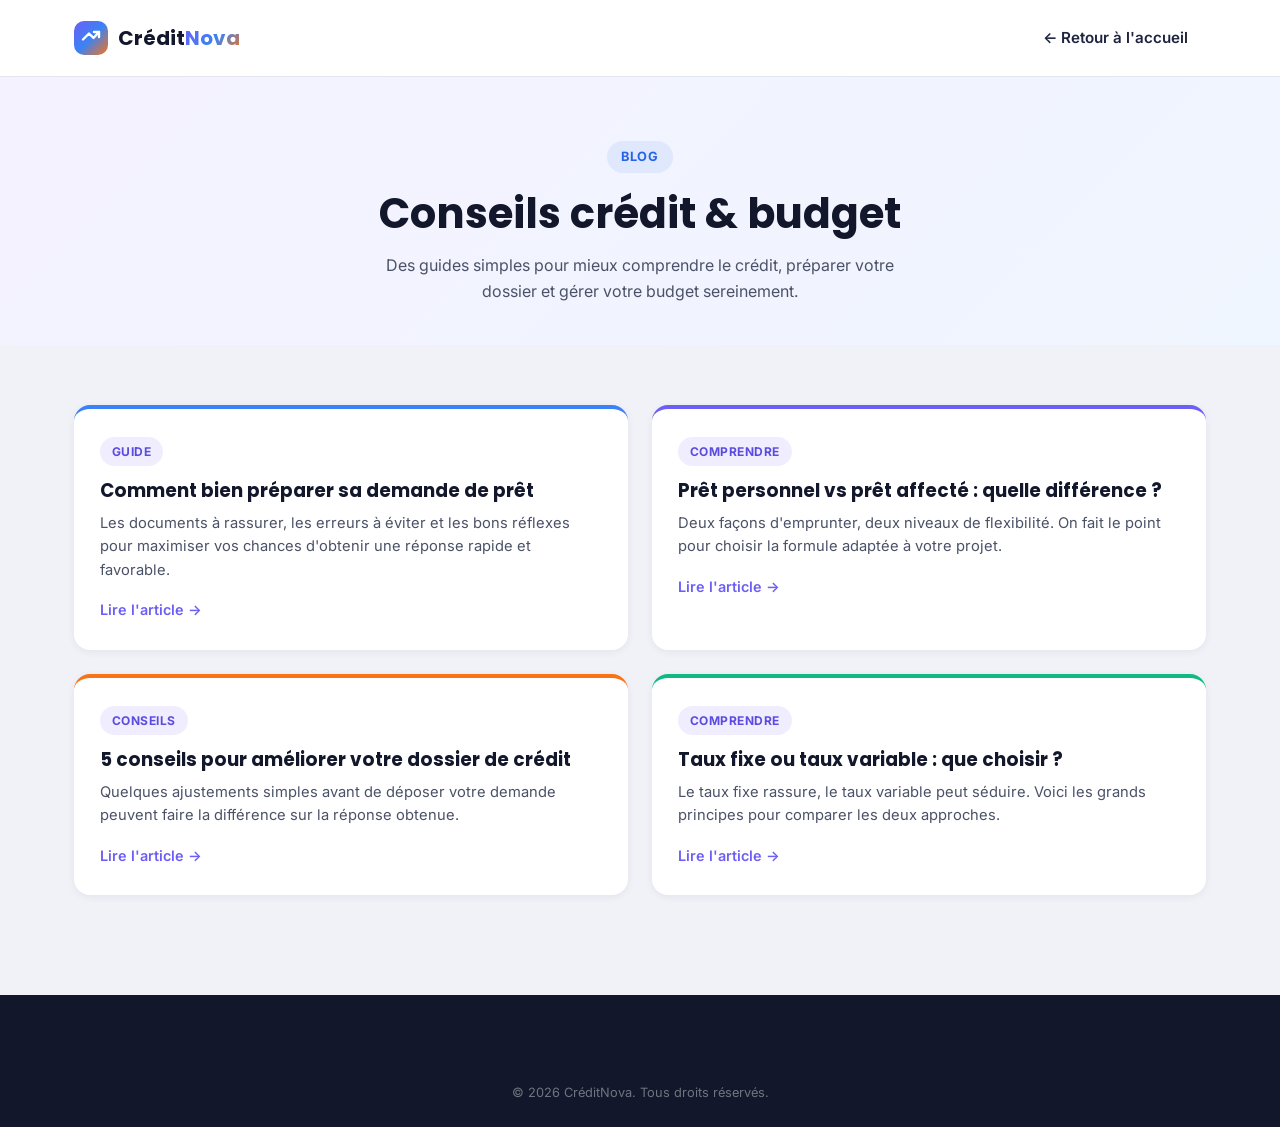
<file: blog.html>
<!DOCTYPE html>
<html lang="fr">
<head>
<!-- Meta Pixel Code -->
<script>
!function(f,b,e,v,n,t,s)
{if(f.fbq)return;n=f.fbq=function(){n.callMethod?
n.callMethod.apply(n,arguments):n.queue.push(arguments)};
if(!f._fbq)f._fbq=n;n.push=n;n.loaded=!0;n.version='2.0';
n.queue=[];t=b.createElement(e);t.async=!0;
t.src=v;s=b.getElementsByTagName(e)[0];
s.parentNode.insertBefore(t,s)}(window, document,'script',
'https://connect.facebook.net/en_US/fbevents.js');
fbq('init', '959304800539986');
fbq('track', 'PageView');
</script>
<noscript><img height="1" width="1" style="display:none"
src="https://www.facebook.com/tr?id=959304800539986&ev=PageView&noscript=1"
/></noscript>
<!-- End Meta Pixel Code -->
<meta charset="UTF-8">
<meta name="viewport" content="width=device-width, initial-scale=1.0">
<title>Blog — CréditNova</title>
<meta name="description" content="Conseils et guides pratiques sur le crédit, l'emprunt et la gestion de budget.">
<link rel="icon" type="image/svg+xml" href="images/favicon.svg">
<link rel="preconnect" href="https://fonts.googleapis.com">
<link rel="preconnect" href="https://fonts.gstatic.com" crossorigin>
<link href="https://fonts.googleapis.com/css2?family=Poppins:wght@400;500;600;700;800&family=Inter:wght@400;500;600;700&display=swap" rel="stylesheet">
<link rel="stylesheet" href="css/style.css">
<link rel="stylesheet" href="css/blog.css">
</head>
<body>

<header class="site-header">
  <div class="container header-inner">
    <a href="index.html" class="logo">
      <span class="logo-mark"><img src="images/favicon.svg" width="34" height="34" alt=""></span>
      <span class="logo-text">Crédit<span class="accent-text">Nova</span></span>
    </a>
    <div class="header-actions">
      <a href="index.html" class="btn btn-ghost">← Retour à l'accueil</a>
    </div>
  </div>
</header>

<section class="blog-hero">
  <div class="container">
    <span class="eyebrow eyebrow-blue">Blog</span>
    <h1>Conseils crédit &amp; budget</h1>
    <p>Des guides simples pour mieux comprendre le crédit, préparer votre dossier et gérer votre budget sereinement.</p>
  </div>
</section>

<section class="blog-section">
  <div class="container">
    <div class="blog-grid">

      <article class="blog-card blog-card-blue">
        <span class="blog-tag">Guide</span>
        <h2>Comment bien préparer sa demande de prêt</h2>
        <p class="blog-excerpt">Les documents à rassurer, les erreurs à éviter et les bons réflexes pour maximiser vos chances d'obtenir une réponse rapide et favorable.</p>
        <details class="blog-details">
          <summary>Lire l'article</summary>
          <p>Avant de déposer une demande de prêt, prenez le temps de rassembler les informations essentielles : votre situation professionnelle, vos revenus mensuels nets, vos charges fixes et l'objet précis de votre projet. Plus votre dossier est clair, plus l'analyse est rapide.</p>
          <p>Évitez les demandes floues sur le montant : utilisez un simulateur pour définir un montant et une durée cohérents avec votre capacité de remboursement, plutôt que de demander « le maximum possible ».</p>
          <p>Enfin, vérifiez que vos coordonnées (e-mail, téléphone) sont à jour : c'est souvent par ce canal que la première réponse de principe vous parvient.</p>
        </details>
      </article>

      <article class="blog-card blog-card-purple">
        <span class="blog-tag">Comprendre</span>
        <h2>Prêt personnel vs prêt affecté : quelle différence ?</h2>
        <p class="blog-excerpt">Deux façons d'emprunter, deux niveaux de flexibilité. On fait le point pour choisir la formule adaptée à votre projet.</p>
        <details class="blog-details">
          <summary>Lire l'article</summary>
          <p>Le prêt personnel (ou prêt non affecté) vous laisse libre d'utiliser les fonds comme vous le souhaitez, sans justificatif à fournir : voyage, événement familial, trésorerie ponctuelle.</p>
          <p>Le prêt affecté, à l'inverse, est lié à un achat précis (véhicule, travaux) et son déblocage est conditionné à la présentation d'un justificatif (facture, bon de commande). En contrepartie, il offre parfois des conditions légèrement plus avantageuses.</p>
          <p>Le choix dépend donc surtout de la nature de votre projet et de votre besoin de flexibilité.</p>
        </details>
      </article>

      <article class="blog-card blog-card-orange">
        <span class="blog-tag">Conseils</span>
        <h2>5 conseils pour améliorer votre dossier de crédit</h2>
        <p class="blog-excerpt">Quelques ajustements simples avant de déposer votre demande peuvent faire la différence sur la réponse obtenue.</p>
        <details class="blog-details">
          <summary>Lire l'article</summary>
          <ul>
            <li>Stabilisez votre situation bancaire quelques mois avant la demande (évitez les découverts répétés).</li>
            <li>Réduisez si possible vos crédits en cours, ou envisagez un regroupement de crédits.</li>
            <li>Choisissez une durée de remboursement réaliste : une mensualité trop élevée par rapport à vos revenus complique l'analyse du dossier.</li>
            <li>Préparez vos justificatifs de revenus et d'identité à l'avance.</li>
            <li>Soyez précis et honnête sur l'objet du prêt : cela facilite l'étude de votre demande.</li>
          </ul>
        </details>
      </article>

      <article class="blog-card blog-card-green">
        <span class="blog-tag">Comprendre</span>
        <h2>Taux fixe ou taux variable : que choisir ?</h2>
        <p class="blog-excerpt">Le taux fixe rassure, le taux variable peut séduire. Voici les grands principes pour comparer les deux approches.</p>
        <details class="blog-details">
          <summary>Lire l'article</summary>
          <p>Un taux fixe reste identique pendant toute la durée du prêt : vos mensualités sont stables et prévisibles du premier au dernier mois, ce qui facilite la gestion de votre budget.</p>
          <p>Un taux variable évolue en fonction d'un indice de référence : il peut baisser, mais aussi augmenter, ce qui fait varier vos mensualités à la hausse comme à la baisse.</p>
          <p>Pour un crédit à la consommation sur une durée courte à moyenne, la plupart des emprunteurs privilégient la visibilité d'un taux fixe — c'est d'ailleurs le fonctionnement retenu par défaut sur notre simulateur.</p>
        </details>
      </article>

    </div>
  </div>
</section>

<footer class="site-footer">
  <div class="container footer-bottom">
    <p>© 2026 CréditNova. Tous droits réservés.</p>
  </div>
</footer>

</body>
</html>
</file>
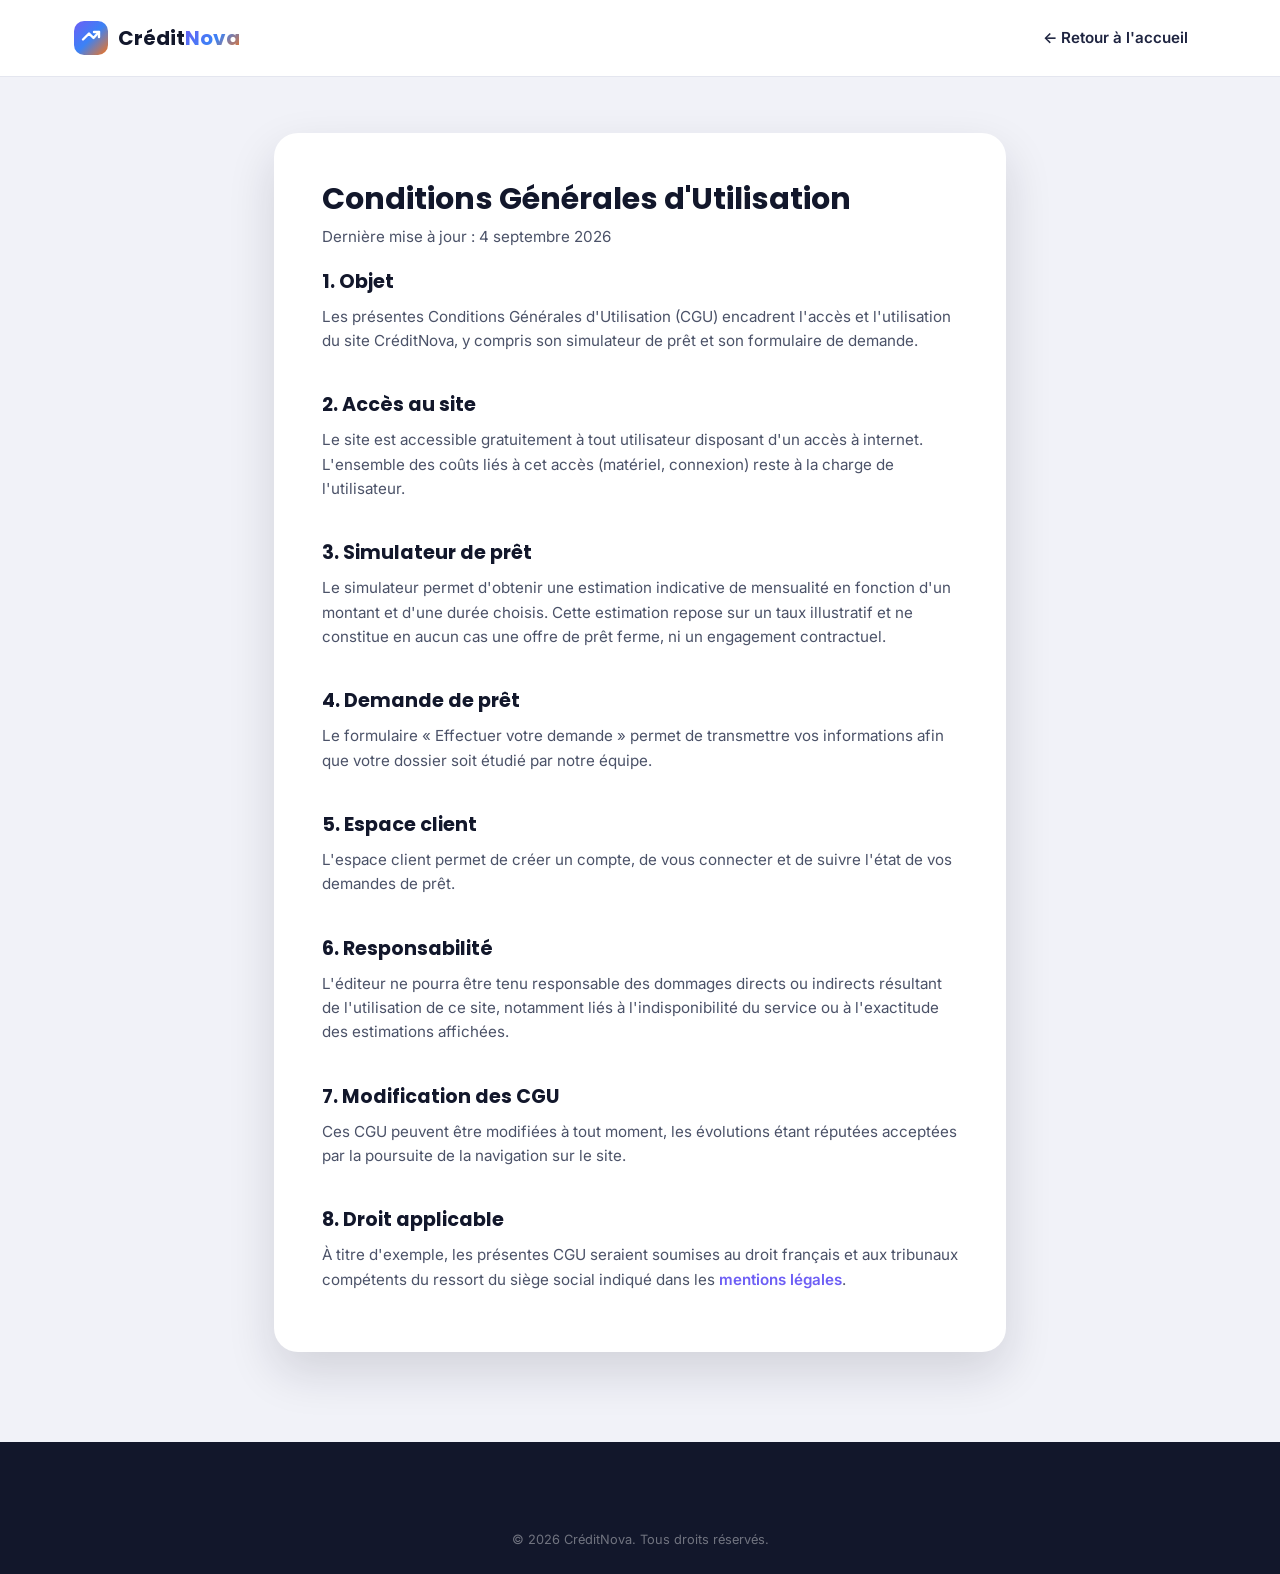
<file: cgu.html>
<!DOCTYPE html>
<html lang="fr">
<head>
<!-- Meta Pixel Code -->
<script>
!function(f,b,e,v,n,t,s)
{if(f.fbq)return;n=f.fbq=function(){n.callMethod?
n.callMethod.apply(n,arguments):n.queue.push(arguments)};
if(!f._fbq)f._fbq=n;n.push=n;n.loaded=!0;n.version='2.0';
n.queue=[];t=b.createElement(e);t.async=!0;
t.src=v;s=b.getElementsByTagName(e)[0];
s.parentNode.insertBefore(t,s)}(window, document,'script',
'https://connect.facebook.net/en_US/fbevents.js');
fbq('init', '959304800539986');
fbq('track', 'PageView');
</script>
<noscript><img height="1" width="1" style="display:none"
src="https://www.facebook.com/tr?id=959304800539986&ev=PageView&noscript=1"
/></noscript>
<!-- End Meta Pixel Code -->
<meta charset="UTF-8">
<meta name="viewport" content="width=device-width, initial-scale=1.0">
<title>Conditions Générales d'Utilisation — CréditNova</title>
<link rel="icon" type="image/svg+xml" href="images/favicon.svg">
<link rel="preconnect" href="https://fonts.googleapis.com">
<link rel="preconnect" href="https://fonts.gstatic.com" crossorigin>
<link href="https://fonts.googleapis.com/css2?family=Poppins:wght@400;500;600;700;800&family=Inter:wght@400;500;600;700&display=swap" rel="stylesheet">
<link rel="stylesheet" href="css/style.css">
<link rel="stylesheet" href="css/legal.css">
</head>
<body>

<header class="site-header">
  <div class="container header-inner">
    <a href="index.html" class="logo">
      <span class="logo-mark"><img src="images/favicon.svg" width="34" height="34" alt=""></span>
      <span class="logo-text">Crédit<span class="accent-text">Nova</span></span>
    </a>
    <div class="header-actions">
      <a href="index.html" class="btn btn-ghost">← Retour à l'accueil</a>
    </div>
  </div>
</header>

<section class="legal-section">
  <div class="container container-narrow">
    <div class="legal-card">

      <h1>Conditions Générales d'Utilisation</h1>
      <p class="legal-updated">Dernière mise à jour : 4 septembre 2026</p>

      <h2>1. Objet</h2>
      <p>Les présentes Conditions Générales d'Utilisation (CGU) encadrent l'accès et l'utilisation du site CréditNova, y compris son simulateur de prêt et son formulaire de demande.</p>

      <h2>2. Accès au site</h2>
      <p>Le site est accessible gratuitement à tout utilisateur disposant d'un accès à internet. L'ensemble des coûts liés à cet accès (matériel, connexion) reste à la charge de l'utilisateur.</p>

      <h2>3. Simulateur de prêt</h2>
      <p>Le simulateur permet d'obtenir une estimation indicative de mensualité en fonction d'un montant et d'une durée choisis. Cette estimation repose sur un taux illustratif et ne constitue en aucun cas une offre de prêt ferme, ni un engagement contractuel.</p>

      <h2>4. Demande de prêt</h2>
      <p>Le formulaire « Effectuer votre demande » permet de transmettre vos informations afin que votre dossier soit étudié par notre équipe.</p>

      <h2>5. Espace client</h2>
      <p>L'espace client permet de créer un compte, de vous connecter et de suivre l'état de vos demandes de prêt.</p>

      <h2>6. Responsabilité</h2>
      <p>L'éditeur ne pourra être tenu responsable des dommages directs ou indirects résultant de l'utilisation de ce site, notamment liés à l'indisponibilité du service ou à l'exactitude des estimations affichées.</p>

      <h2>7. Modification des CGU</h2>
      <p>Ces CGU peuvent être modifiées à tout moment, les évolutions étant réputées acceptées par la poursuite de la navigation sur le site.</p>

      <h2>8. Droit applicable</h2>
      <p>À titre d'exemple, les présentes CGU seraient soumises au droit français et aux tribunaux compétents du ressort du siège social indiqué dans les <a href="mentions-legales.html">mentions légales</a>.</p>

    </div>
  </div>
</section>

<footer class="site-footer">
  <div class="container footer-bottom">
    <p>© 2026 CréditNova. Tous droits réservés.</p>
  </div>
</footer>

</body>
</html>
</file>
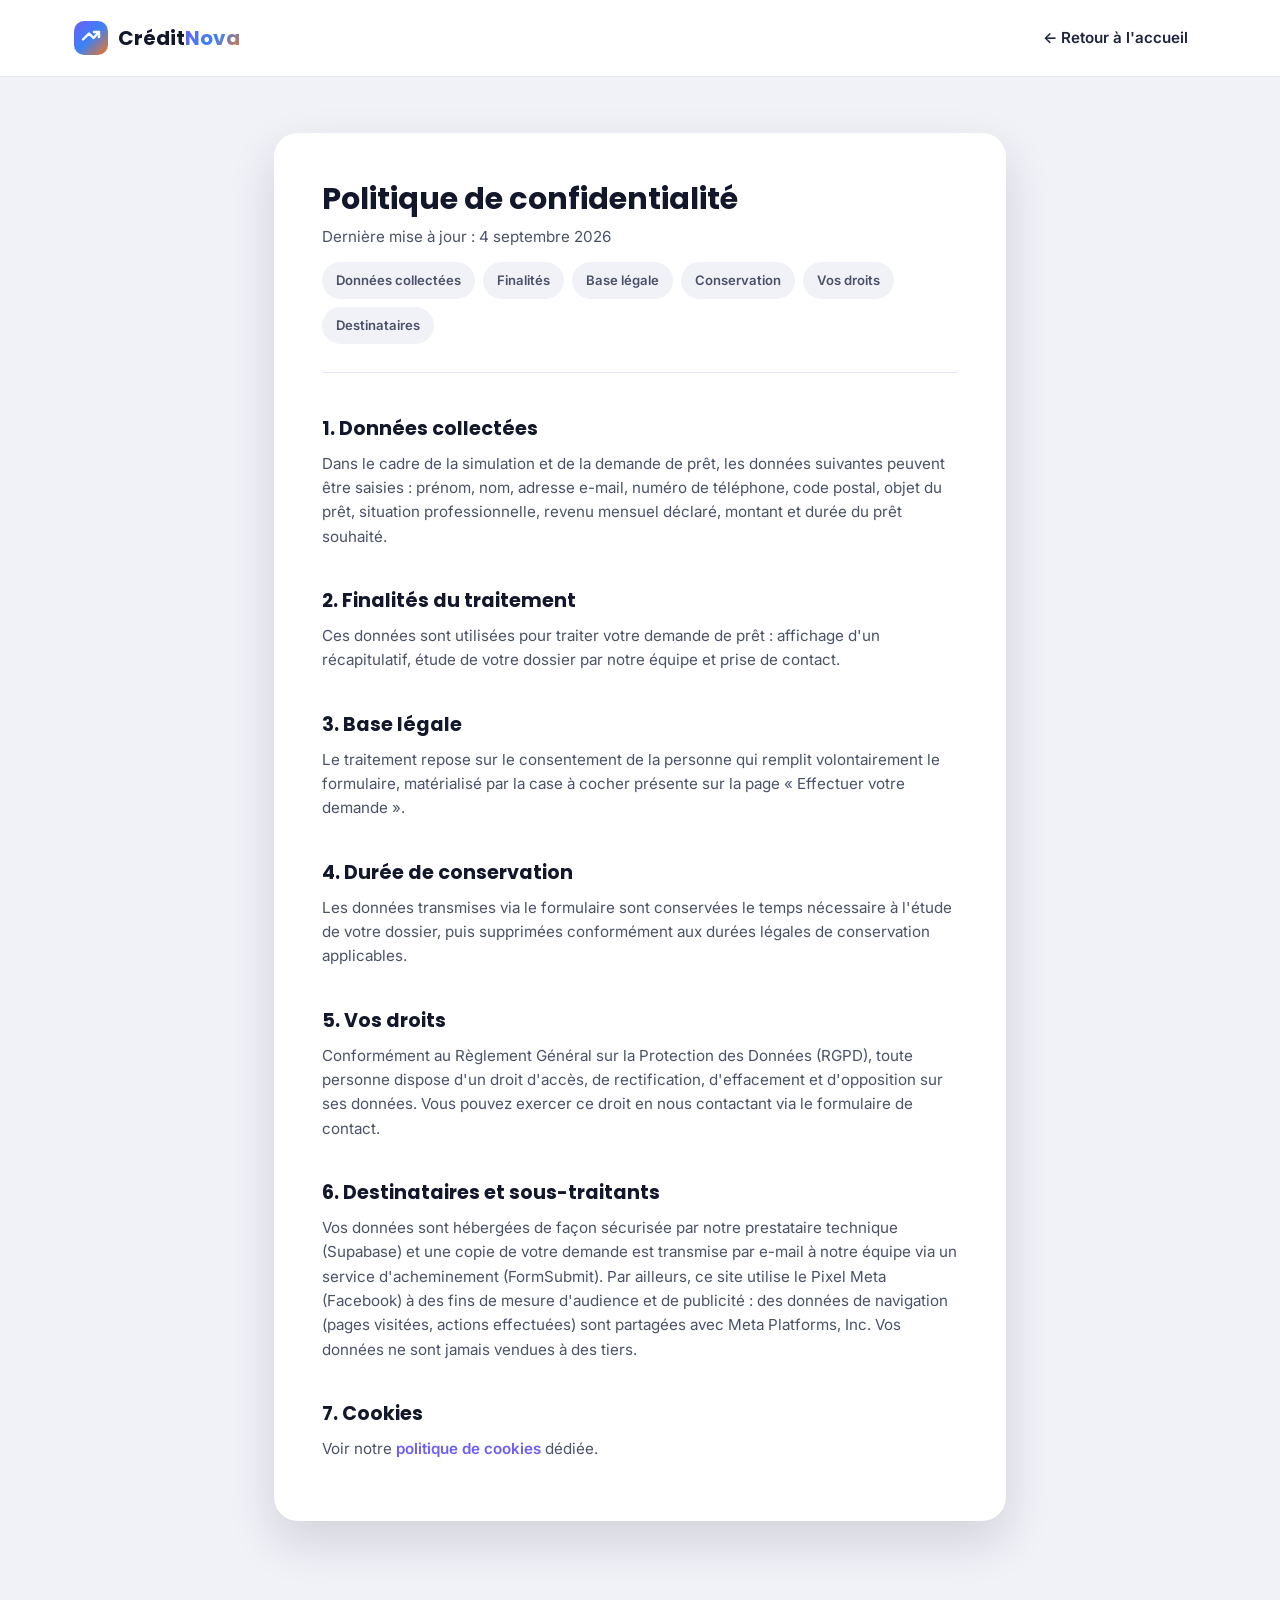
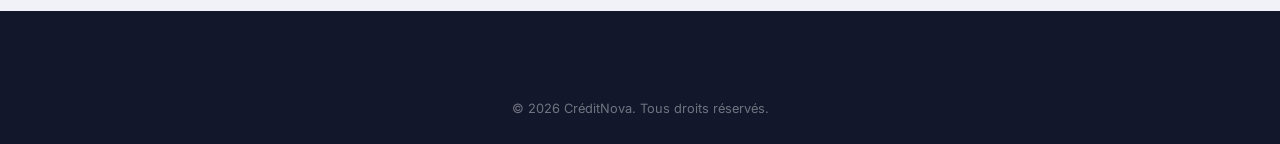
<file: confidentialite.html>
<!DOCTYPE html>
<html lang="fr">
<head>
<!-- Meta Pixel Code -->
<script>
!function(f,b,e,v,n,t,s)
{if(f.fbq)return;n=f.fbq=function(){n.callMethod?
n.callMethod.apply(n,arguments):n.queue.push(arguments)};
if(!f._fbq)f._fbq=n;n.push=n;n.loaded=!0;n.version='2.0';
n.queue=[];t=b.createElement(e);t.async=!0;
t.src=v;s=b.getElementsByTagName(e)[0];
s.parentNode.insertBefore(t,s)}(window, document,'script',
'https://connect.facebook.net/en_US/fbevents.js');
fbq('init', '959304800539986');
fbq('track', 'PageView');
</script>
<noscript><img height="1" width="1" style="display:none"
src="https://www.facebook.com/tr?id=959304800539986&ev=PageView&noscript=1"
/></noscript>
<!-- End Meta Pixel Code -->
<meta charset="UTF-8">
<meta name="viewport" content="width=device-width, initial-scale=1.0">
<title>Politique de confidentialité — CréditNova</title>
<link rel="icon" type="image/svg+xml" href="images/favicon.svg">
<link rel="preconnect" href="https://fonts.googleapis.com">
<link rel="preconnect" href="https://fonts.gstatic.com" crossorigin>
<link href="https://fonts.googleapis.com/css2?family=Poppins:wght@400;500;600;700;800&family=Inter:wght@400;500;600;700&display=swap" rel="stylesheet">
<link rel="stylesheet" href="css/style.css">
<link rel="stylesheet" href="css/legal.css">
</head>
<body>

<header class="site-header">
  <div class="container header-inner">
    <a href="index.html" class="logo">
      <span class="logo-mark"><img src="images/favicon.svg" width="34" height="34" alt=""></span>
      <span class="logo-text">Crédit<span class="accent-text">Nova</span></span>
    </a>
    <div class="header-actions">
      <a href="index.html" class="btn btn-ghost">← Retour à l'accueil</a>
    </div>
  </div>
</header>

<section class="legal-section">
  <div class="container container-narrow">
    <div class="legal-card">

      <h1>Politique de confidentialité</h1>
      <p class="legal-updated">Dernière mise à jour : 4 septembre 2026</p>

      <div class="legal-toc">
        <a href="#donnees">Données collectées</a>
        <a href="#finalites">Finalités</a>
        <a href="#base">Base légale</a>
        <a href="#conservation">Conservation</a>
        <a href="#droits">Vos droits</a>
        <a href="#tiers">Destinataires</a>
      </div>

      <h2 id="donnees">1. Données collectées</h2>
      <p>Dans le cadre de la simulation et de la demande de prêt, les données suivantes peuvent être saisies : prénom, nom, adresse e-mail, numéro de téléphone, code postal, objet du prêt, situation professionnelle, revenu mensuel déclaré, montant et durée du prêt souhaité.</p>

      <h2 id="finalites">2. Finalités du traitement</h2>
      <p>Ces données sont utilisées pour traiter votre demande de prêt : affichage d'un récapitulatif, étude de votre dossier par notre équipe et prise de contact.</p>

      <h2 id="base">3. Base légale</h2>
      <p>Le traitement repose sur le consentement de la personne qui remplit volontairement le formulaire, matérialisé par la case à cocher présente sur la page « Effectuer votre demande ».</p>

      <h2 id="conservation">4. Durée de conservation</h2>
      <p>Les données transmises via le formulaire sont conservées le temps nécessaire à l'étude de votre dossier, puis supprimées conformément aux durées légales de conservation applicables.</p>

      <h2 id="droits">5. Vos droits</h2>
      <p>Conformément au Règlement Général sur la Protection des Données (RGPD), toute personne dispose d'un droit d'accès, de rectification, d'effacement et d'opposition sur ses données. Vous pouvez exercer ce droit en nous contactant via le formulaire de contact.</p>

      <h2 id="tiers">6. Destinataires et sous-traitants</h2>
      <p>Vos données sont hébergées de façon sécurisée par notre prestataire technique (Supabase) et une copie de votre demande est transmise par e-mail à notre équipe via un service d'acheminement (FormSubmit). Par ailleurs, ce site utilise le Pixel Meta (Facebook) à des fins de mesure d'audience et de publicité : des données de navigation (pages visitées, actions effectuées) sont partagées avec Meta Platforms, Inc. Vos données ne sont jamais vendues à des tiers.</p>

      <h2>7. Cookies</h2>
      <p>Voir notre <a href="cookies.html">politique de cookies</a> dédiée.</p>

    </div>
  </div>
</section>

<footer class="site-footer">
  <div class="container footer-bottom">
    <p>© 2026 CréditNova. Tous droits réservés.</p>
  </div>
</footer>

</body>
</html>
</file>
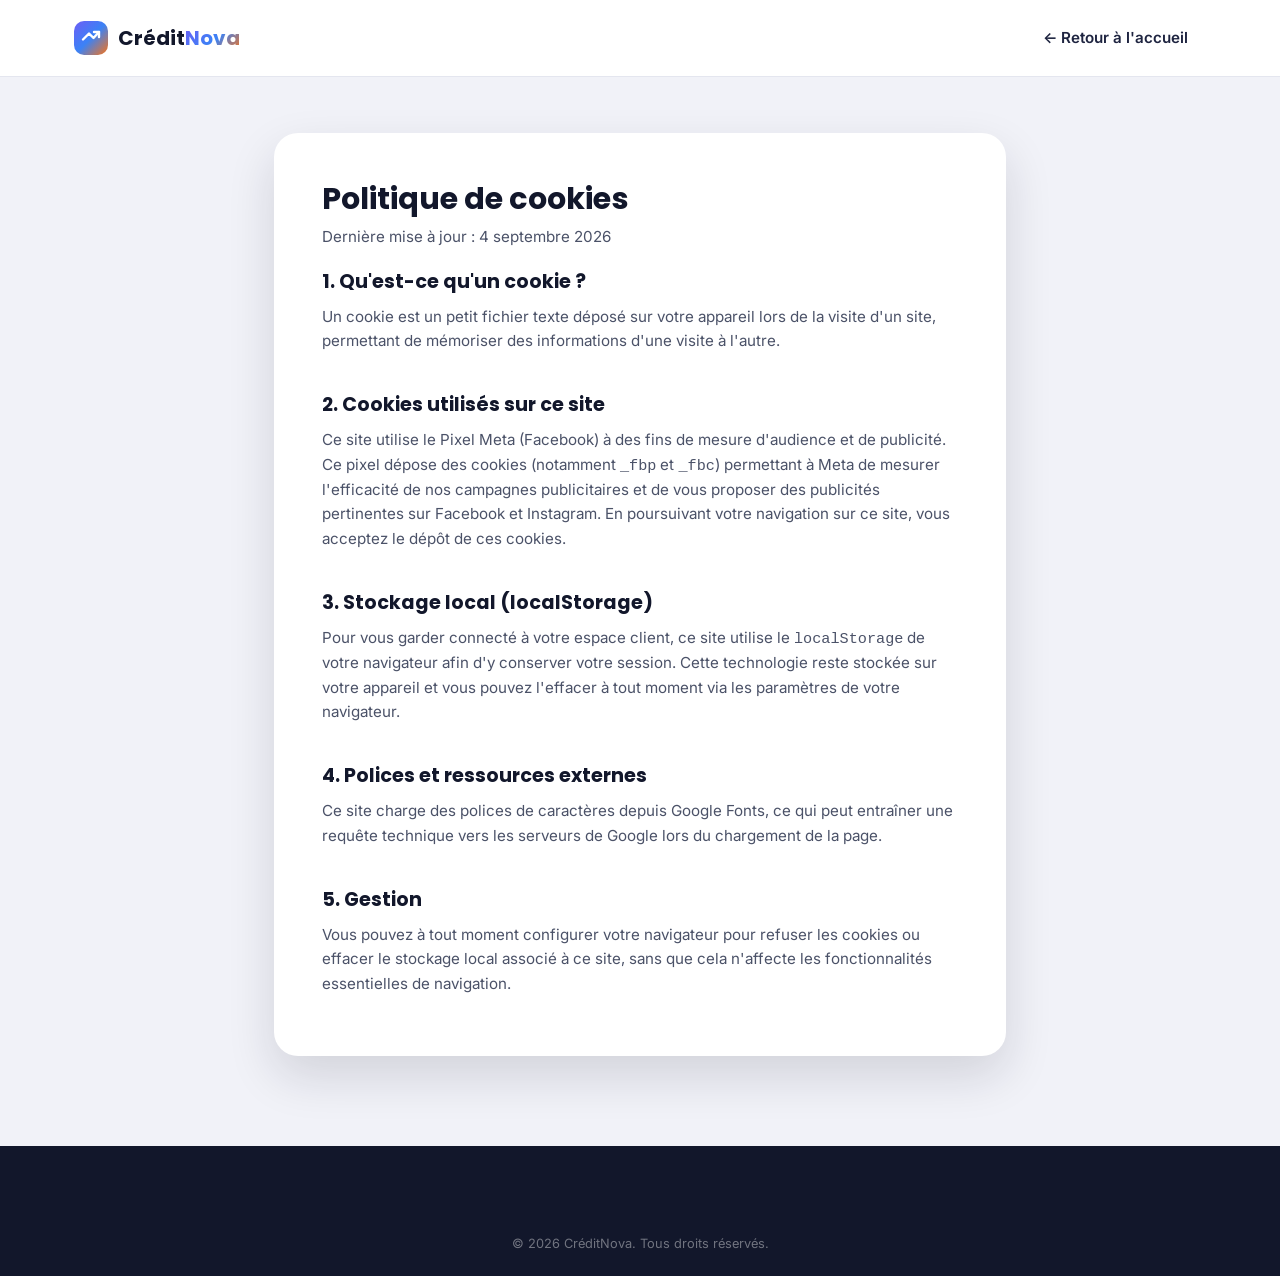
<file: cookies.html>
<!DOCTYPE html>
<html lang="fr">
<head>
<!-- Meta Pixel Code -->
<script>
!function(f,b,e,v,n,t,s)
{if(f.fbq)return;n=f.fbq=function(){n.callMethod?
n.callMethod.apply(n,arguments):n.queue.push(arguments)};
if(!f._fbq)f._fbq=n;n.push=n;n.loaded=!0;n.version='2.0';
n.queue=[];t=b.createElement(e);t.async=!0;
t.src=v;s=b.getElementsByTagName(e)[0];
s.parentNode.insertBefore(t,s)}(window, document,'script',
'https://connect.facebook.net/en_US/fbevents.js');
fbq('init', '959304800539986');
fbq('track', 'PageView');
</script>
<noscript><img height="1" width="1" style="display:none"
src="https://www.facebook.com/tr?id=959304800539986&ev=PageView&noscript=1"
/></noscript>
<!-- End Meta Pixel Code -->
<meta charset="UTF-8">
<meta name="viewport" content="width=device-width, initial-scale=1.0">
<title>Politique de cookies — CréditNova</title>
<link rel="icon" type="image/svg+xml" href="images/favicon.svg">
<link rel="preconnect" href="https://fonts.googleapis.com">
<link rel="preconnect" href="https://fonts.gstatic.com" crossorigin>
<link href="https://fonts.googleapis.com/css2?family=Poppins:wght@400;500;600;700;800&family=Inter:wght@400;500;600;700&display=swap" rel="stylesheet">
<link rel="stylesheet" href="css/style.css">
<link rel="stylesheet" href="css/legal.css">
</head>
<body>

<header class="site-header">
  <div class="container header-inner">
    <a href="index.html" class="logo">
      <span class="logo-mark"><img src="images/favicon.svg" width="34" height="34" alt=""></span>
      <span class="logo-text">Crédit<span class="accent-text">Nova</span></span>
    </a>
    <div class="header-actions">
      <a href="index.html" class="btn btn-ghost">← Retour à l'accueil</a>
    </div>
  </div>
</header>

<section class="legal-section">
  <div class="container container-narrow">
    <div class="legal-card">

      <h1>Politique de cookies</h1>
      <p class="legal-updated">Dernière mise à jour : 4 septembre 2026</p>

      <h2>1. Qu'est-ce qu'un cookie ?</h2>
      <p>Un cookie est un petit fichier texte déposé sur votre appareil lors de la visite d'un site, permettant de mémoriser des informations d'une visite à l'autre.</p>

      <h2>2. Cookies utilisés sur ce site</h2>
      <p>Ce site utilise le Pixel Meta (Facebook) à des fins de mesure d'audience et de publicité. Ce pixel dépose des cookies (notamment <code>_fbp</code> et <code>_fbc</code>) permettant à Meta de mesurer l'efficacité de nos campagnes publicitaires et de vous proposer des publicités pertinentes sur Facebook et Instagram. En poursuivant votre navigation sur ce site, vous acceptez le dépôt de ces cookies.</p>

      <h2>3. Stockage local (localStorage)</h2>
      <p>Pour vous garder connecté à votre espace client, ce site utilise le <code>localStorage</code> de votre navigateur afin d'y conserver votre session. Cette technologie reste stockée sur votre appareil et vous pouvez l'effacer à tout moment via les paramètres de votre navigateur.</p>

      <h2>4. Polices et ressources externes</h2>
      <p>Ce site charge des polices de caractères depuis Google Fonts, ce qui peut entraîner une requête technique vers les serveurs de Google lors du chargement de la page.</p>

      <h2>5. Gestion</h2>
      <p>Vous pouvez à tout moment configurer votre navigateur pour refuser les cookies ou effacer le stockage local associé à ce site, sans que cela n'affecte les fonctionnalités essentielles de navigation.</p>

    </div>
  </div>
</section>

<footer class="site-footer">
  <div class="container footer-bottom">
    <p>© 2026 CréditNova. Tous droits réservés.</p>
  </div>
</footer>

</body>
</html>
</file>
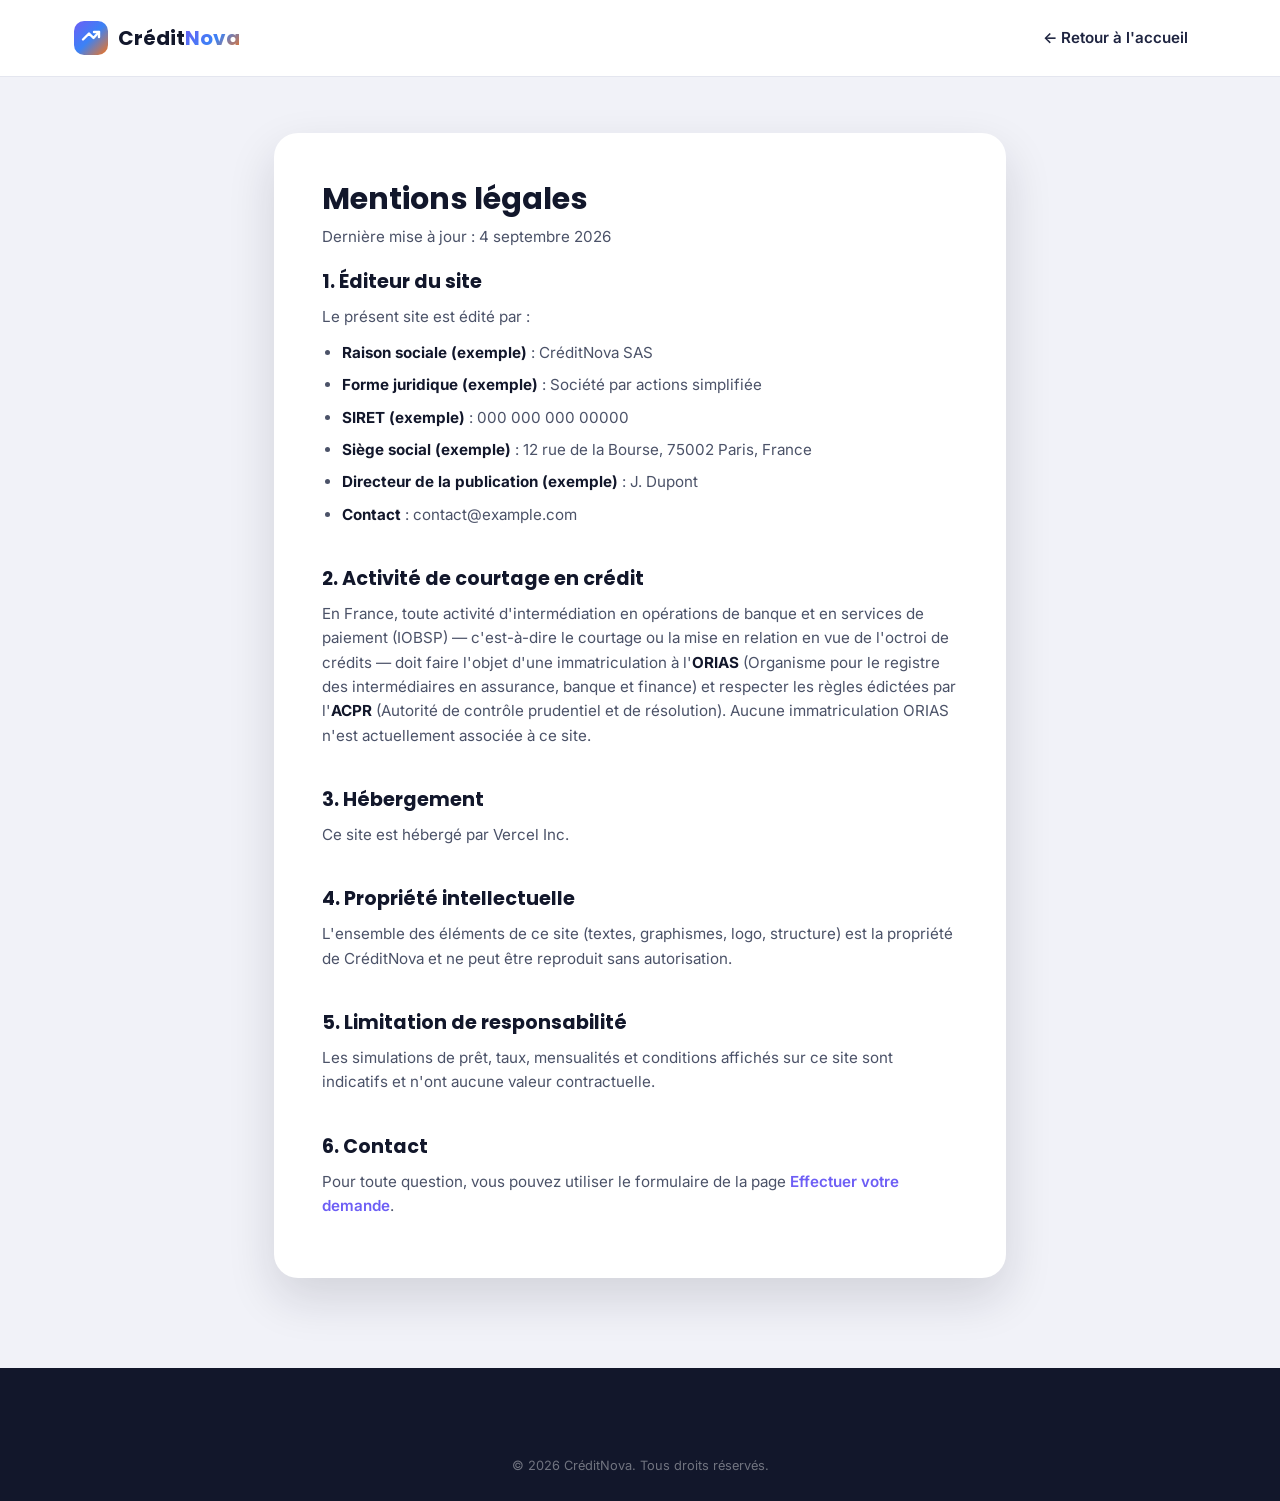
<file: mentions-legales.html>
<!DOCTYPE html>
<html lang="fr">
<head>
<!-- Meta Pixel Code -->
<script>
!function(f,b,e,v,n,t,s)
{if(f.fbq)return;n=f.fbq=function(){n.callMethod?
n.callMethod.apply(n,arguments):n.queue.push(arguments)};
if(!f._fbq)f._fbq=n;n.push=n;n.loaded=!0;n.version='2.0';
n.queue=[];t=b.createElement(e);t.async=!0;
t.src=v;s=b.getElementsByTagName(e)[0];
s.parentNode.insertBefore(t,s)}(window, document,'script',
'https://connect.facebook.net/en_US/fbevents.js');
fbq('init', '959304800539986');
fbq('track', 'PageView');
</script>
<noscript><img height="1" width="1" style="display:none"
src="https://www.facebook.com/tr?id=959304800539986&ev=PageView&noscript=1"
/></noscript>
<!-- End Meta Pixel Code -->
<meta charset="UTF-8">
<meta name="viewport" content="width=device-width, initial-scale=1.0">
<title>Mentions légales — CréditNova</title>
<link rel="icon" type="image/svg+xml" href="images/favicon.svg">
<link rel="preconnect" href="https://fonts.googleapis.com">
<link rel="preconnect" href="https://fonts.gstatic.com" crossorigin>
<link href="https://fonts.googleapis.com/css2?family=Poppins:wght@400;500;600;700;800&family=Inter:wght@400;500;600;700&display=swap" rel="stylesheet">
<link rel="stylesheet" href="css/style.css">
<link rel="stylesheet" href="css/legal.css">
</head>
<body>

<header class="site-header">
  <div class="container header-inner">
    <a href="index.html" class="logo">
      <span class="logo-mark">
        <img src="images/favicon.svg" width="34" height="34" alt="">
      </span>
      <span class="logo-text">Crédit<span class="accent-text">Nova</span></span>
    </a>
    <div class="header-actions">
      <a href="index.html" class="btn btn-ghost">← Retour à l'accueil</a>
    </div>
  </div>
</header>

<section class="legal-section">
  <div class="container container-narrow">
    <div class="legal-card">

      <h1>Mentions légales</h1>
      <p class="legal-updated">Dernière mise à jour : 4 septembre 2026</p>

      <h2>1. Éditeur du site</h2>
      <p>Le présent site est édité par :</p>
      <ul>
        <li><strong>Raison sociale (exemple)</strong> : CréditNova SAS</li>
        <li><strong>Forme juridique (exemple)</strong> : Société par actions simplifiée</li>
        <li><strong>SIRET (exemple)</strong> : 000 000 000 00000</li>
        <li><strong>Siège social (exemple)</strong> : 12 rue de la Bourse, 75002 Paris, France</li>
        <li><strong>Directeur de la publication (exemple)</strong> : J. Dupont</li>
        <li><strong>Contact</strong> : contact@example.com</li>
      </ul>

      <h2>2. Activité de courtage en crédit</h2>
      <p>En France, toute activité d'intermédiation en opérations de banque et en services de paiement (IOBSP) — c'est-à-dire le courtage ou la mise en relation en vue de l'octroi de crédits — doit faire l'objet d'une immatriculation à l'<strong>ORIAS</strong> (Organisme pour le registre des intermédiaires en assurance, banque et finance) et respecter les règles édictées par l'<strong>ACPR</strong> (Autorité de contrôle prudentiel et de résolution). Aucune immatriculation ORIAS n'est actuellement associée à ce site.</p>

      <h2>3. Hébergement</h2>
      <p>Ce site est hébergé par Vercel Inc.</p>

      <h2>4. Propriété intellectuelle</h2>
      <p>L'ensemble des éléments de ce site (textes, graphismes, logo, structure) est la propriété de CréditNova et ne peut être reproduit sans autorisation.</p>

      <h2>5. Limitation de responsabilité</h2>
      <p>Les simulations de prêt, taux, mensualités et conditions affichés sur ce site sont indicatifs et n'ont aucune valeur contractuelle.</p>

      <h2>6. Contact</h2>
      <p>Pour toute question, vous pouvez utiliser le formulaire de la page <a href="demande.html">Effectuer votre demande</a>.</p>

    </div>
  </div>
</section>

<footer class="site-footer">
  <div class="container footer-bottom">
    <p>© 2026 CréditNova. Tous droits réservés.</p>
  </div>
</footer>

</body>
</html>
</file>
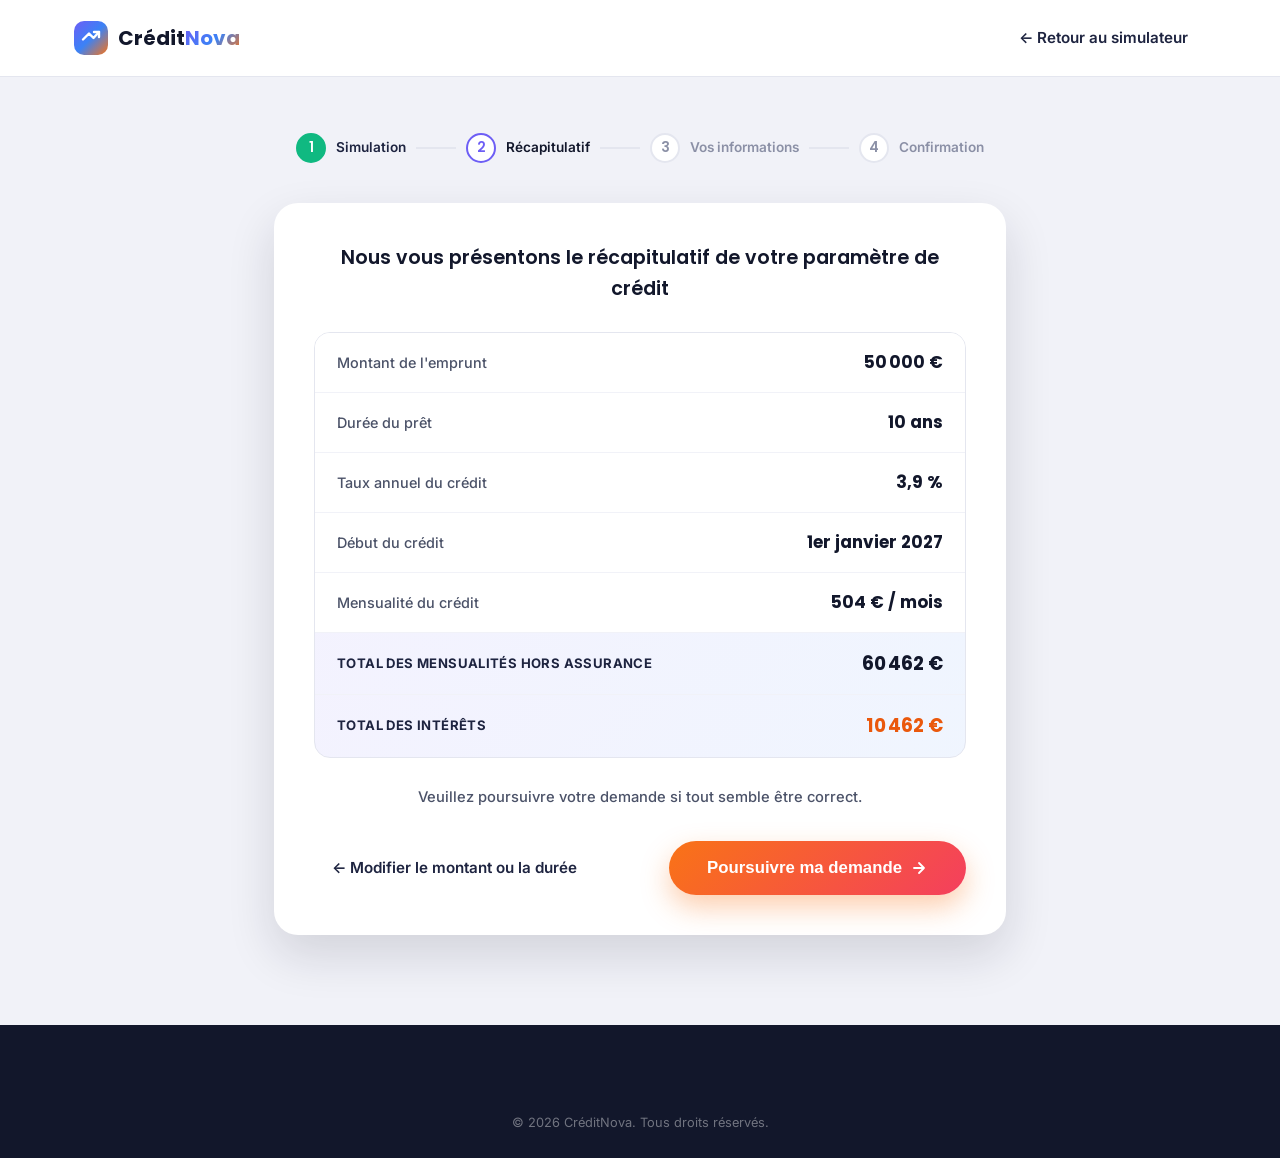
<file: recapitulatif.html>
<!DOCTYPE html>
<html lang="fr">
<head>
<!-- Meta Pixel Code -->
<script>
!function(f,b,e,v,n,t,s)
{if(f.fbq)return;n=f.fbq=function(){n.callMethod?
n.callMethod.apply(n,arguments):n.queue.push(arguments)};
if(!f._fbq)f._fbq=n;n.push=n;n.loaded=!0;n.version='2.0';
n.queue=[];t=b.createElement(e);t.async=!0;
t.src=v;s=b.getElementsByTagName(e)[0];
s.parentNode.insertBefore(t,s)}(window, document,'script',
'https://connect.facebook.net/en_US/fbevents.js');
fbq('init', '959304800539986');
fbq('track', 'PageView');
</script>
<noscript><img height="1" width="1" style="display:none"
src="https://www.facebook.com/tr?id=959304800539986&ev=PageView&noscript=1"
/></noscript>
<!-- End Meta Pixel Code -->
<meta charset="UTF-8">
<meta name="viewport" content="width=device-width, initial-scale=1.0">
<title>Récapitulatif de votre crédit — CréditNova</title>
<link rel="icon" type="image/svg+xml" href="images/favicon.svg">
<link rel="preconnect" href="https://fonts.googleapis.com">
<link rel="preconnect" href="https://fonts.gstatic.com" crossorigin>
<link href="https://fonts.googleapis.com/css2?family=Poppins:wght@400;500;600;700;800&family=Inter:wght@400;500;600;700&display=swap" rel="stylesheet">
<link rel="stylesheet" href="css/style.css">
<link rel="stylesheet" href="css/demande.css">
</head>
<body>

<header class="site-header">
  <div class="container header-inner">
    <a href="index.html" class="logo">
      <span class="logo-mark"><img src="images/favicon.svg" width="34" height="34" alt=""></span>
      <span class="logo-text">Crédit<span class="accent-text">Nova</span></span>
    </a>
    <div class="header-actions">
      <a href="index.html" class="btn btn-ghost">← Retour au simulateur</a>
    </div>
  </div>
</header>

<section class="request-section">
  <div class="container container-narrow">

    <!-- Progress -->
    <div class="progress-track">
      <div class="progress-step done"><span>1</span>Simulation</div>
      <div class="progress-line"></div>
      <div class="progress-step active"><span>2</span>Récapitulatif</div>
      <div class="progress-line"></div>
      <div class="progress-step"><span>3</span>Vos informations</div>
      <div class="progress-line"></div>
      <div class="progress-step"><span>4</span>Confirmation</div>
    </div>

    <div class="summary-card">
      <p class="summary-intro">Nous vous présentons le récapitulatif de votre paramètre de crédit</p>

      <div class="summary-rows">
        <div class="summary-row">
          <span class="summary-label">Montant de l'emprunt</span>
          <strong class="summary-value" id="sumAmount">—</strong>
        </div>
        <div class="summary-row">
          <span class="summary-label">Durée du prêt</span>
          <strong class="summary-value" id="sumDuration">—</strong>
        </div>
        <div class="summary-row">
          <span class="summary-label">Taux annuel du crédit</span>
          <strong class="summary-value" id="sumRate">—</strong>
        </div>
        <div class="summary-row">
          <span class="summary-label">Début du crédit</span>
          <strong class="summary-value" id="sumStartDate">—</strong>
        </div>
        <div class="summary-row">
          <span class="summary-label">Mensualité du crédit</span>
          <strong class="summary-value" id="sumMonthly">—</strong>
        </div>
        <div class="summary-row summary-row-total">
          <span class="summary-label">TOTAL DES MENSUALITÉS HORS ASSURANCE</span>
          <strong class="summary-value" id="sumTotalPayments">—</strong>
        </div>
        <div class="summary-row summary-row-total">
          <span class="summary-label">TOTAL DES INTÉRÊTS</span>
          <strong class="summary-value summary-value-orange" id="sumTotalInterest">—</strong>
        </div>
      </div>

      <p class="summary-confirm-text">Veuillez poursuivre votre demande si tout semble être correct.</p>

      <div class="sim-footer">
        <a href="index.html#effectuer-demande" class="btn btn-ghost">← Modifier le montant ou la durée</a>
        <button type="button" class="btn btn-cta btn-lg" id="proceedBtn">
          Poursuivre ma demande
          <svg width="18" height="18" viewBox="0 0 18 18" fill="none"><path d="M4 9h10M9 4l5 5-5 5" stroke="currentColor" stroke-width="1.8" stroke-linecap="round" stroke-linejoin="round"/></svg>
        </button>
      </div>
    </div>

  </div>
</section>

<footer class="site-footer">
  <div class="container footer-bottom">
    <p>© 2026 CréditNova. Tous droits réservés.</p>
  </div>
</footer>

<script src="js/recapitulatif.js"></script>
</body>
</html>
</file>
<file: css/style.css>
/* ==========================================================================
   CréditNova — Design system
   ========================================================================== */

:root {
  /* Multi-color brand palette */
  --blue: #3B82F6;
  --blue-dark: #2563EB;
  --purple: #6D5EF5;
  --purple-dark: #5B4BE0;
  --orange: #F97316;
  --orange-dark: #EA580C;
  --green: #10B981;
  --pink: #F43F5E;

  --ink-900: #12172B;
  --ink-800: #1E2440;
  --ink-600: #4B5268;
  --ink-400: #8B90A6;
  --ink-200: #E4E6EF;
  --ink-100: #F1F2F8;
  --white: #FFFFFF;

  --grad-primary: linear-gradient(135deg, var(--purple) 0%, var(--blue) 55%, var(--orange) 100%);
  --grad-cta: linear-gradient(135deg, var(--orange) 0%, var(--pink) 100%);
  --grad-soft: linear-gradient(135deg, rgba(109,94,245,0.08), rgba(59,130,246,0.08));

  --shadow-sm: 0 2px 8px rgba(18,23,43,0.06);
  --shadow-md: 0 8px 24px rgba(18,23,43,0.08);
  --shadow-lg: 0 20px 48px rgba(18,23,43,0.14);
  --shadow-cta: 0 12px 28px rgba(249,115,22,0.35);

  --radius-sm: 10px;
  --radius-md: 16px;
  --radius-lg: 24px;
  --radius-pill: 999px;

  --font-heading: 'Poppins', 'Segoe UI', sans-serif;
  --font-body: 'Inter', 'Segoe UI', sans-serif;
}

* { box-sizing: border-box; margin: 0; padding: 0; }

html { scroll-behavior: smooth; }

body {
  font-family: var(--font-body);
  color: var(--ink-800);
  background: var(--white);
  line-height: 1.6;
  -webkit-font-smoothing: antialiased;
}

img { max-width: 100%; display: block; }

a { text-decoration: none; color: inherit; }

ul { list-style: none; }

h1, h2, h3, h4 { font-family: var(--font-heading); color: var(--ink-900); line-height: 1.2; }

.container {
  width: 100%;
  max-width: 1180px;
  margin: 0 auto;
  padding: 0 24px;
}

.container-narrow { max-width: 780px; }

.accent-text { background: var(--grad-primary); -webkit-background-clip: text; background-clip: text; color: transparent; }

.text-gradient { background: var(--grad-primary); -webkit-background-clip: text; background-clip: text; color: transparent; }

/* ===================== Buttons ===================== */
.btn {
  display: inline-flex;
  align-items: center;
  gap: 8px;
  padding: 13px 26px;
  border-radius: var(--radius-pill);
  font-weight: 600;
  font-size: 0.95rem;
  border: none;
  cursor: pointer;
  transition: transform 0.2s ease, box-shadow 0.2s ease, background 0.2s ease;
  white-space: nowrap;
}
.btn:hover { transform: translateY(-2px); }

.btn-primary {
  background: var(--ink-900);
  color: var(--white);
}
.btn-primary:hover { background: var(--purple-dark); }

.btn-ghost {
  background: transparent;
  color: var(--ink-800);
  padding: 13px 18px;
}
.btn-ghost:hover { color: var(--purple); transform: none; }

.btn-cta {
  background: var(--grad-cta);
  color: var(--white);
  box-shadow: var(--shadow-cta);
  padding: 15px 30px;
  font-size: 1rem;
}
.btn-cta:hover { box-shadow: 0 16px 34px rgba(244,63,94,0.4); }
.btn-cta svg { transition: transform 0.2s ease; }
.btn-cta:hover svg { transform: translateX(3px); }

.btn-lg { padding: 17px 38px; font-size: 1.05rem; }

/* ===================== Header ===================== */
.site-header {
  position: sticky;
  top: 0;
  z-index: 100;
  background: rgba(255,255,255,0.85);
  backdrop-filter: blur(10px);
  border-bottom: 1px solid var(--ink-200);
}

.header-inner {
  display: flex;
  align-items: center;
  justify-content: space-between;
  height: 76px;
  gap: 24px;
}

.logo {
  display: flex;
  align-items: center;
  gap: 10px;
  font-family: var(--font-heading);
  font-weight: 700;
  font-size: 1.25rem;
  color: var(--ink-900);
  flex-shrink: 0;
}

.main-nav {
  display: flex;
  align-items: center;
  gap: 18px;
  flex: 1;
  justify-content: center;
}
.main-nav a {
  font-weight: 500;
  font-size: 0.85rem;
  color: var(--ink-600);
  position: relative;
  padding: 6px 0;
  white-space: nowrap;
  transition: color 0.2s ease;
}
.main-nav a:hover { color: var(--purple); }

.header-actions { display: flex; align-items: center; gap: 8px; }

.burger {
  display: none;
  flex-direction: column;
  gap: 5px;
  background: none;
  border: none;
  cursor: pointer;
  padding: 8px;
}
.burger span { width: 22px; height: 2px; background: var(--ink-800); border-radius: 2px; }

/* ===================== Hero ===================== */
.hero {
  position: relative;
  overflow: hidden;
  padding: 72px 0 60px;
  background-image: linear-gradient(rgba(255,255,255,0.9), rgba(255,255,255,0.94)), url('https://images.unsplash.com/photo-1551135049-8a33b5883817?q=70&w=1800&auto=format&fit=crop');
  background-size: cover;
  background-position: center;
}

.hero-blob {
  position: absolute;
  border-radius: 50%;
  filter: blur(60px);
  opacity: 0.35;
  z-index: 0;
}
.blob-1 { width: 420px; height: 420px; background: var(--purple); top: -180px; left: -120px; }
.blob-2 { width: 360px; height: 360px; background: var(--orange); bottom: -160px; right: -100px; opacity: 0.25;}
.blob-3 { width: 280px; height: 280px; background: var(--blue); top: 200px; right: 10%; opacity: 0.2; }

.hero-inner {
  position: relative;
  z-index: 1;
  display: grid;
  grid-template-columns: 1.05fr 0.95fr;
  gap: 48px;
  align-items: center;
}

.badge-pill {
  display: inline-block;
  background: var(--white);
  border: 1px solid var(--ink-200);
  box-shadow: var(--shadow-sm);
  padding: 8px 16px;
  border-radius: var(--radius-pill);
  font-size: 0.85rem;
  font-weight: 600;
  color: var(--ink-600);
  margin-bottom: 22px;
}

.hero h1 {
  font-size: clamp(2.2rem, 4vw, 3.1rem);
  font-weight: 700;
  margin-bottom: 20px;
  letter-spacing: -0.5px;
}

.hero-sub {
  font-size: 1.08rem;
  color: var(--ink-600);
  max-width: 520px;
  margin-bottom: 28px;
}

.hero-points { display: flex; flex-direction: column; gap: 12px; margin-bottom: 36px; }
.hero-points li { display: flex; align-items: center; gap: 10px; font-weight: 500; color: var(--ink-800); font-size: 0.98rem; }
.dot { width: 10px; height: 10px; border-radius: 50%; flex-shrink: 0; }
.dot-blue { background: var(--blue); }
.dot-purple { background: var(--purple); }
.dot-orange { background: var(--orange); }

.hero-trust { display: flex; gap: 36px; }
.trust-item { display: flex; flex-direction: column; }
.trust-item strong { font-family: var(--font-heading); font-size: 1.5rem; color: var(--ink-900); }
.trust-item span { font-size: 0.85rem; color: var(--ink-400); }

.hero-visual { position: relative; display: flex; align-items: center; justify-content: center; }
.hero-image-wrap { width: 100%; max-width: 420px; }
.hero-graphic { width: 100%; }

.floating-card {
  position: absolute;
  display: flex;
  align-items: center;
  gap: 12px;
  background: var(--white);
  border-radius: var(--radius-md);
  box-shadow: var(--shadow-lg);
  padding: 14px 18px;
  z-index: 2;
  animation: float 4s ease-in-out infinite;
}
.card-top { top: 6%; left: -4%; }
.card-bottom { bottom: 8%; right: -6%; animation-delay: 1.2s; }

@keyframes float {
  0%, 100% { transform: translateY(0); }
  50% { transform: translateY(-10px); }
}

.fc-icon {
  width: 38px; height: 38px;
  border-radius: 50%;
  display: flex; align-items: center; justify-content: center;
  font-weight: 700;
  color: var(--white);
  font-size: 1rem;
  flex-shrink: 0;
}
.fc-green { background: var(--green); }
.fc-purple { background: var(--purple); }

.floating-card strong { display: block; font-size: 0.9rem; color: var(--ink-900); }
.floating-card small { color: var(--ink-400); font-size: 0.78rem; }

/* ===================== Section heading ===================== */
.section-heading { text-align: center; max-width: 640px; margin: 0 auto 48px; }
.section-heading h2 { font-size: clamp(1.7rem, 3vw, 2.3rem); margin: 14px 0 12px; }
.section-heading p { color: var(--ink-600); font-size: 1.02rem; }

.eyebrow {
  display: inline-block;
  font-size: 0.8rem;
  font-weight: 700;
  text-transform: uppercase;
  letter-spacing: 0.06em;
  padding: 6px 14px;
  border-radius: var(--radius-pill);
}
.eyebrow-blue { background: rgba(59,130,246,0.1); color: var(--blue-dark); }
.eyebrow-purple { background: rgba(109,94,245,0.1); color: var(--purple-dark); }
.eyebrow-orange { background: rgba(249,115,22,0.1); color: var(--orange-dark); }
.eyebrow-white { background: rgba(255,255,255,0.15); color: var(--white); }

.section-heading-light h2 { color: var(--white); }
.section-heading-light p { color: rgba(255,255,255,0.75); }

/* ===================== Crédit (types de prêts) ===================== */
.credit-section {
  padding: 90px 0;
  background-image: linear-gradient(rgba(255,255,255,0.93), rgba(255,255,255,0.96)), url('https://images.unsplash.com/photo-1624555130581-1d9cca783bc0?q=70&w=1800&auto=format&fit=crop');
  background-size: cover;
  background-position: center;
}

.credit-grid {
  display: grid;
  grid-template-columns: repeat(3, 1fr);
  gap: 24px;
}

.credit-card {
  background: var(--white);
  border-radius: var(--radius-md);
  padding: 30px 26px;
  box-shadow: var(--shadow-sm);
  border-top: 4px solid transparent;
  display: flex;
  flex-direction: column;
  transition: transform 0.2s ease, box-shadow 0.2s ease;
}
.credit-card:hover { transform: translateY(-6px); box-shadow: var(--shadow-md); }
.cc-border-blue { border-top-color: var(--blue); }
.cc-border-purple { border-top-color: var(--purple); }
.cc-border-orange { border-top-color: var(--orange); }
.cc-border-green { border-top-color: var(--green); }
.cc-border-pink { border-top-color: var(--pink); }

.credit-icon {
  width: 52px; height: 52px;
  border-radius: var(--radius-sm);
  display: flex; align-items: center; justify-content: center;
  font-size: 1.4rem;
  margin-bottom: 18px;
}
.icon-pink { background: rgba(244,63,94,0.1); }

.credit-card h3 { font-size: 1.1rem; margin-bottom: 10px; }
.credit-card p { color: var(--ink-600); font-size: 0.92rem; margin-bottom: 18px; flex: 1; }

.credit-range {
  display: inline-block;
  font-size: 0.78rem;
  font-weight: 600;
  color: var(--ink-600);
  background: var(--ink-100);
  padding: 6px 12px;
  border-radius: var(--radius-pill);
  margin-bottom: 16px;
  width: fit-content;
}

.credit-link {
  font-size: 0.9rem;
  font-weight: 600;
  color: var(--purple);
  transition: gap 0.2s ease;
}
.credit-link:hover { color: var(--purple-dark); }

/* ===================== Simulator ===================== */
.simulator-section {
  padding: 70px 0 90px;
  background-image: linear-gradient(rgba(241,242,248,0.94), rgba(241,242,248,0.97)), url('https://images.unsplash.com/photo-1688380692117-63178554d76d?q=70&w=1800&auto=format&fit=crop');
  background-size: cover;
  background-position: center;
}

.simulator-card {
  background: var(--white);
  border-radius: var(--radius-lg);
  box-shadow: var(--shadow-lg);
  padding: 44px;
  max-width: 980px;
  margin: 0 auto;
}

.simulator-grid {
  display: grid;
  grid-template-columns: 1fr 1fr;
  gap: 44px;
}

.sim-block-head { display: flex; align-items: center; gap: 14px; margin-bottom: 22px; }
.sim-block-head h3 { font-size: 1.15rem; margin-bottom: 2px; }
.sim-block-head p { color: var(--ink-400); font-size: 0.88rem; }

.step-number {
  width: 34px; height: 34px;
  border-radius: 50%;
  display: flex; align-items: center; justify-content: center;
  color: var(--white);
  font-weight: 700;
  font-family: var(--font-heading);
  flex-shrink: 0;
}
.step-blue { background: var(--grad-primary); }
.step-purple { background: linear-gradient(135deg, var(--purple), var(--pink)); }

.amount-display {
  display: flex;
  align-items: baseline;
  gap: 6px;
  font-family: var(--font-heading);
  font-size: 2.6rem;
  font-weight: 700;
  color: var(--ink-900);
  margin-bottom: 18px;
}
.currency { font-size: 1.6rem; color: var(--purple); font-weight: 600; }
.currency-suffix { order: 2; margin-left: 4px; }

/* Range sliders */
.slider {
  -webkit-appearance: none;
  appearance: none;
  width: 100%;
  height: 8px;
  border-radius: var(--radius-pill);
  background: var(--ink-200);
  outline: none;
  margin-bottom: 10px;
  cursor: pointer;
}
.slider-blue { background: linear-gradient(90deg, var(--blue) 0%, var(--ink-200) 0%); }
.slider-purple { background: linear-gradient(90deg, var(--purple) 0%, var(--ink-200) 0%); }

.slider::-webkit-slider-thumb {
  -webkit-appearance: none;
  appearance: none;
  width: 24px; height: 24px;
  border-radius: 50%;
  background: var(--white);
  border: 4px solid var(--purple);
  box-shadow: var(--shadow-md);
  cursor: pointer;
  transition: transform 0.15s ease;
}
.slider-blue::-webkit-slider-thumb { border-color: var(--blue); }
.slider-purple::-webkit-slider-thumb { border-color: var(--purple); }
.slider::-webkit-slider-thumb:hover { transform: scale(1.12); }

.slider::-moz-range-thumb {
  width: 22px; height: 22px;
  border-radius: 50%;
  background: var(--white);
  border: 4px solid var(--purple);
  box-shadow: var(--shadow-md);
  cursor: pointer;
}
.slider-blue::-moz-range-thumb { border-color: var(--blue); }
.slider-purple::-moz-range-thumb { border-color: var(--purple); }
.slider::-moz-range-track { height: 8px; border-radius: var(--radius-pill); background: var(--ink-200); }

.range-labels { display: flex; justify-content: space-between; font-size: 0.82rem; color: var(--ink-400); margin-bottom: 22px; }

.quick-chips { display: flex; flex-wrap: wrap; gap: 8px; }
.chip {
  padding: 8px 16px;
  border-radius: var(--radius-pill);
  border: 1px solid var(--ink-200);
  background: var(--white);
  color: var(--ink-600);
  font-size: 0.85rem;
  font-weight: 500;
  cursor: pointer;
  transition: all 0.2s ease;
}
.chip:hover { border-color: var(--purple); color: var(--purple); }
.chip.active { background: var(--grad-primary); color: var(--white); border-color: transparent; }

/* Result bar */
.sim-result {
  display: flex;
  align-items: center;
  justify-content: space-between;
  background: var(--grad-soft);
  border-radius: var(--radius-md);
  padding: 28px 32px;
  margin-top: 40px;
  flex-wrap: wrap;
  gap: 20px;
}
.result-item { display: flex; flex-direction: column; align-items: flex-start; gap: 4px; }
.result-label { font-size: 0.82rem; color: var(--ink-600); font-weight: 500; }
.result-value { font-family: var(--font-heading); font-size: 2.1rem; font-weight: 700; color: var(--ink-900); }
.result-value-sm { font-size: 1.5rem; }
.result-hint { font-size: 0.78rem; color: var(--ink-400); }
.result-divider { width: 1px; height: 46px; background: var(--ink-200); }

.sim-footer {
  display: flex;
  align-items: center;
  justify-content: space-between;
  gap: 24px;
  margin-top: 32px;
  flex-wrap: wrap;
}
.disclaimer { font-size: 0.78rem; color: var(--ink-400); max-width: 440px; }

/* ===================== Features ===================== */
.features-section { padding: 90px 0; }

.features-grid {
  display: grid;
  grid-template-columns: repeat(4, 1fr);
  gap: 24px;
}

.feature-card {
  background: var(--white);
  border-radius: var(--radius-md);
  padding: 30px 26px;
  box-shadow: var(--shadow-sm);
  border-top: 4px solid transparent;
  transition: transform 0.2s ease, box-shadow 0.2s ease;
}
.feature-card:hover { transform: translateY(-6px); box-shadow: var(--shadow-md); }
.fc-border-blue { border-top-color: var(--blue); }
.fc-border-purple { border-top-color: var(--purple); }
.fc-border-orange { border-top-color: var(--orange); }
.fc-border-green { border-top-color: var(--green); }

.feature-icon {
  width: 52px; height: 52px;
  border-radius: var(--radius-sm);
  display: flex; align-items: center; justify-content: center;
  font-size: 1.4rem;
  margin-bottom: 18px;
}
.icon-blue { background: rgba(59,130,246,0.1); }
.icon-purple { background: rgba(109,94,245,0.1); }
.icon-orange { background: rgba(249,115,22,0.1); }
.icon-green { background: rgba(16,185,129,0.1); }

.feature-card h3 { font-size: 1.1rem; margin-bottom: 10px; }
.feature-card p { color: var(--ink-600); font-size: 0.92rem; }

/* ===================== Steps ===================== */
.steps-section {
  padding: 90px 0;
  background-image: linear-gradient(135deg, rgba(18,23,43,0.93) 0%, rgba(42,30,92,0.9) 55%, rgba(30,36,64,0.93) 100%), url('https://images.unsplash.com/photo-1504384308090-c894fdcc538d?q=70&w=1800&auto=format&fit=crop');
  background-size: cover;
  background-position: center;
  position: relative;
}

.steps-grid {
  display: grid;
  grid-template-columns: repeat(4, 1fr);
  gap: 24px;
}

.step-card {
  background: rgba(255,255,255,0.06);
  border: 1px solid rgba(255,255,255,0.1);
  border-radius: var(--radius-md);
  padding: 30px 24px;
  text-align: left;
}
.step-card h3 { color: var(--white); font-size: 1.1rem; margin: 14px 0 8px; }
.step-card p { color: rgba(255,255,255,0.65); font-size: 0.9rem; }

.step-badge {
  display: inline-flex;
  align-items: center; justify-content: center;
  width: 40px; height: 40px;
  border-radius: 50%;
  font-family: var(--font-heading);
  font-weight: 700;
  color: var(--white);
  font-size: 1.05rem;
}
.step-badge-1 { background: var(--blue); }
.step-badge-2 { background: var(--purple); }
.step-badge-3 { background: var(--orange); }
.step-badge-4 { background: var(--green); }

/* ===================== À propos ===================== */
.about-section {
  padding: 90px 0;
  background-image: linear-gradient(rgba(255,255,255,0.93), rgba(255,255,255,0.96)), url('https://images.unsplash.com/photo-1572021335469-31706a17aaef?q=70&w=1800&auto=format&fit=crop');
  background-size: cover;
  background-position: center;
}

.about-inner {
  display: grid;
  grid-template-columns: 1.1fr 0.9fr;
  gap: 56px;
  align-items: center;
}

.about-copy .eyebrow { margin-bottom: 14px; }
.about-copy h2 { font-size: clamp(1.7rem, 3vw, 2.2rem); margin-bottom: 18px; }
.about-copy p { color: var(--ink-600); font-size: 1rem; margin-bottom: 16px; }

.about-stats { display: flex; gap: 32px; margin-top: 24px; flex-wrap: wrap; }
.about-stat { display: flex; flex-direction: column; }
.about-stat strong { font-family: var(--font-heading); font-size: 1.6rem; color: var(--ink-900); }
.about-stat span { font-size: 0.85rem; color: var(--ink-400); }

.about-visual {
  display: flex;
  flex-direction: column;
  gap: 20px;
}
.about-visual-card {
  display: flex;
  align-items: center;
  gap: 14px;
  background: var(--white);
  border-radius: var(--radius-md);
  box-shadow: var(--shadow-md);
  padding: 20px 24px;
}
.about-visual-card strong { display: block; font-size: 0.95rem; color: var(--ink-900); }
.about-visual-card small { color: var(--ink-400); font-size: 0.8rem; }
.about-card-2 { margin-left: 36px; }

/* ===================== Contact ===================== */
.contact-section {
  padding: 90px 0;
  background-image: linear-gradient(rgba(241,242,248,0.94), rgba(241,242,248,0.97)), url('https://images.unsplash.com/photo-1556742049-0cfed4f6a45d?q=70&w=1800&auto=format&fit=crop');
  background-size: cover;
  background-position: center;
}

.contact-grid {
  display: grid;
  grid-template-columns: 0.8fr 1.2fr;
  gap: 40px;
  max-width: 980px;
  margin: 0 auto;
  align-items: start;
}

.contact-info { display: flex; flex-direction: column; gap: 22px; }
.contact-info-item { display: flex; align-items: flex-start; gap: 14px; }
.contact-icon {
  width: 44px; height: 44px;
  border-radius: var(--radius-sm);
  background: var(--white);
  box-shadow: var(--shadow-sm);
  display: flex; align-items: center; justify-content: center;
  font-size: 1.1rem;
  flex-shrink: 0;
}
.contact-info-item strong { display: block; font-size: 0.9rem; color: var(--ink-900); margin-bottom: 2px; }
.contact-info-item span { font-size: 0.88rem; color: var(--ink-600); }

.contact-form {
  background: var(--white);
  border-radius: var(--radius-lg);
  box-shadow: var(--shadow-lg);
  padding: 32px;
  display: flex;
  flex-direction: column;
  gap: 16px;
}
.contact-form textarea {
  padding: 12px 14px;
  border: 1.5px solid var(--ink-200);
  border-radius: var(--radius-sm);
  font-family: var(--font-body);
  font-size: 0.95rem;
  color: var(--ink-900);
  resize: vertical;
}
.contact-form textarea:focus {
  outline: none;
  border-color: var(--purple);
  box-shadow: 0 0 0 3px rgba(109,94,245,0.12);
}
.form-success {
  background: rgba(16,185,129,0.08);
  border: 1px solid rgba(16,185,129,0.25);
  color: var(--green);
  font-size: 0.85rem;
  font-weight: 600;
  padding: 12px 16px;
  border-radius: var(--radius-sm);
}

/* ===================== Testimonials ===================== */
.testimonials-section {
  padding: 90px 0;
  background-image: linear-gradient(rgba(241,242,248,0.94), rgba(241,242,248,0.97)), url('https://images.unsplash.com/photo-1603714228681-b399854b8f80?q=70&w=1800&auto=format&fit=crop');
  background-size: cover;
  background-position: center;
}

.testimonials-grid {
  display: grid;
  grid-template-columns: repeat(3, 1fr);
  gap: 24px;
}

.testimonial-card {
  background: var(--white);
  border-radius: var(--radius-md);
  padding: 28px;
  box-shadow: var(--shadow-sm);
}
.stars { color: var(--orange); letter-spacing: 2px; margin-bottom: 14px; }
.testimonial-card p { color: var(--ink-800); font-size: 0.95rem; margin-bottom: 22px; font-style: italic; }
.testimonial-author { display: flex; align-items: center; gap: 12px; }
.avatar {
  width: 42px; height: 42px;
  border-radius: 50%;
  display: flex; align-items: center; justify-content: center;
  color: var(--white);
  font-weight: 700;
  font-size: 0.85rem;
  flex-shrink: 0;
}
.avatar-blue { background: var(--blue); }
.avatar-orange { background: var(--orange); }
.avatar-purple { background: var(--purple); }
.testimonial-author strong { display: block; font-size: 0.9rem; }
.testimonial-author small { color: var(--ink-400); font-size: 0.8rem; }

/* ===================== FAQ ===================== */
.faq-section { padding: 90px 0; }
.faq-list { display: flex; flex-direction: column; gap: 14px; }
.faq-item {
  background: var(--white);
  border: 1px solid var(--ink-200);
  border-radius: var(--radius-md);
  padding: 20px 24px;
}
.faq-item summary {
  cursor: pointer;
  font-weight: 600;
  color: var(--ink-900);
  font-size: 1rem;
  list-style: none;
  display: flex;
  align-items: center;
  justify-content: space-between;
}
.faq-item summary::-webkit-details-marker { display: none; }
.faq-item summary::after {
  content: '+';
  font-size: 1.3rem;
  color: var(--purple);
  transition: transform 0.2s ease;
}
.faq-item[open] summary::after { transform: rotate(45deg); }
.faq-item p { color: var(--ink-600); margin-top: 14px; font-size: 0.92rem; }

/* ===================== Final CTA ===================== */
.final-cta {
  padding: 80px 0;
  background-image: linear-gradient(135deg, rgba(109,94,245,0.88) 0%, rgba(59,130,246,0.85) 55%, rgba(249,115,22,0.85) 100%), url('https://images.unsplash.com/photo-1556742049-0cfed4f6a45d?q=70&w=1800&auto=format&fit=crop');
  background-size: cover;
  background-position: center;
  text-align: center;
}
.final-cta-inner h2 { color: var(--white); font-size: clamp(1.6rem, 3vw, 2.2rem); margin-bottom: 12px; }
.final-cta-inner p { color: rgba(255,255,255,0.85); margin-bottom: 30px; }

/* ===================== Footer ===================== */
.site-footer { background: var(--ink-900); padding: 64px 0 24px; }
.footer-grid {
  display: grid;
  grid-template-columns: 1.6fr 1fr 1fr 1fr;
  gap: 40px;
  padding-bottom: 40px;
  border-bottom: 1px solid rgba(255,255,255,0.1);
}
.footer-brand .logo { color: var(--white); margin-bottom: 14px; }
.footer-brand p { color: rgba(255,255,255,0.5); font-size: 0.9rem; max-width: 280px; }
.footer-col h4 { color: var(--white); font-size: 0.95rem; margin-bottom: 16px; }
.footer-col a { display: block; color: rgba(255,255,255,0.55); font-size: 0.9rem; margin-bottom: 12px; transition: color 0.2s ease; }
.footer-col a:hover { color: var(--orange); }
.footer-bottom { padding-top: 24px; }
.footer-bottom p { color: rgba(255,255,255,0.4); font-size: 0.8rem; text-align: center; }

/* ===================== Responsive ===================== */
@media (max-width: 980px) {
  .hero-inner { grid-template-columns: 1fr; }
  .hero-visual { order: -1; max-width: 360px; margin: 0 auto; }
  .simulator-grid { grid-template-columns: 1fr; gap: 36px; }
  .credit-grid { grid-template-columns: repeat(2, 1fr); }
  .features-grid { grid-template-columns: repeat(2, 1fr); }
  .steps-grid { grid-template-columns: repeat(2, 1fr); }
  .testimonials-grid { grid-template-columns: 1fr; }
  .footer-grid { grid-template-columns: 1fr 1fr; }
}

@media (max-width: 760px) {
  .main-nav {
    display: none;
    position: absolute;
    top: 76px;
    left: 0;
    right: 0;
    background: var(--white);
    flex-direction: column;
    align-items: flex-start;
    gap: 0;
    padding: 8px 24px 20px;
    border-bottom: 1px solid var(--ink-200);
    box-shadow: var(--shadow-md);
  }
  .main-nav.open { display: flex; }
  .main-nav a { width: 100%; padding: 12px 0; border-bottom: 1px solid var(--ink-100); }
  .burger { display: flex; }
  .header-actions .btn-primary { display: none; }
  .hero { padding: 44px 0 40px; }
  .simulator-card { padding: 28px 20px; }
  .sim-result { flex-direction: column; align-items: flex-start; }
  .result-divider { display: none; }
  .sim-footer { flex-direction: column; align-items: stretch; }
  .btn-cta { justify-content: center; }
  .credit-grid { grid-template-columns: 1fr; }
  .features-grid { grid-template-columns: 1fr; }
  .steps-grid { grid-template-columns: 1fr; }
  .footer-grid { grid-template-columns: 1fr; }
  .hero-trust { gap: 24px; flex-wrap: wrap; }
}
</file>
<file: css/blog.css>
/* ==========================================================================
   Blog
   ========================================================================== */

.blog-hero {
  padding: 64px 0 40px;
  text-align: center;
  background: var(--grad-soft);
}
.blog-hero .eyebrow { margin-bottom: 16px; }
.blog-hero h1 { font-size: clamp(2rem, 4vw, 2.6rem); margin-bottom: 14px; }
.blog-hero p { color: var(--ink-600); max-width: 560px; margin: 0 auto; }

.blog-section { padding: 60px 0 100px; background: var(--ink-100); }

.blog-grid {
  display: grid;
  grid-template-columns: repeat(2, 1fr);
  gap: 24px;
}

.blog-card {
  background: var(--white);
  border-radius: var(--radius-md);
  box-shadow: var(--shadow-sm);
  padding: 28px 26px;
  border-top: 4px solid transparent;
}
.blog-card-blue { border-top-color: var(--blue); }
.blog-card-purple { border-top-color: var(--purple); }
.blog-card-orange { border-top-color: var(--orange); }
.blog-card-green { border-top-color: var(--green); }

.blog-tag {
  display: inline-block;
  font-size: 0.75rem;
  font-weight: 700;
  text-transform: uppercase;
  letter-spacing: 0.04em;
  color: var(--purple-dark);
  background: rgba(109,94,245,0.1);
  padding: 5px 12px;
  border-radius: var(--radius-pill);
  margin-bottom: 14px;
}

.blog-card h2 { font-size: 1.15rem; margin-bottom: 10px; }
.blog-excerpt { color: var(--ink-600); font-size: 0.92rem; margin-bottom: 16px; }

.blog-details summary {
  cursor: pointer;
  font-weight: 600;
  color: var(--purple);
  font-size: 0.9rem;
  list-style: none;
}
.blog-details summary::-webkit-details-marker { display: none; }
.blog-details summary::after { content: ' →'; }
.blog-details[open] summary::after { content: ' ↑'; }

.blog-details p, .blog-details li {
  color: var(--ink-600);
  font-size: 0.9rem;
  margin-top: 14px;
}
.blog-details ul { padding-left: 20px; }
.blog-details li { list-style: disc; margin-top: 8px; }

@media (max-width: 760px) {
  .blog-grid { grid-template-columns: 1fr; }
}
</file>
<file: css/legal.css>
/* ==========================================================================
   Pages légales — mentions, CGU, confidentialité, cookies
   ========================================================================== */

.legal-section { padding: 56px 0 90px; background: var(--ink-100); min-height: 70vh; }

.legal-card {
  background: var(--white);
  border-radius: var(--radius-lg);
  box-shadow: var(--shadow-lg);
  padding: 48px;
}

.legal-notice {
  display: flex;
  gap: 14px;
  align-items: flex-start;
  background: rgba(249,115,22,0.08);
  border: 1px solid rgba(249,115,22,0.25);
  border-radius: var(--radius-md);
  padding: 18px 22px;
  margin-bottom: 36px;
}
.legal-notice .notice-icon {
  font-size: 1.3rem;
  flex-shrink: 0;
}
.legal-notice p { color: var(--ink-800); font-size: 0.92rem; margin: 0; }
.legal-notice strong { color: var(--orange-dark); }

.legal-card h1 {
  font-size: 1.9rem;
  margin-bottom: 8px;
}
.legal-updated {
  color: var(--ink-400);
  font-size: 0.85rem;
  margin-bottom: 32px;
}

.legal-card h2 {
  font-size: 1.2rem;
  margin: 32px 0 12px;
  padding-top: 8px;
}
.legal-card h2:first-of-type { margin-top: 0; }

.legal-card p, .legal-card li {
  color: var(--ink-600);
  font-size: 0.95rem;
  margin-bottom: 12px;
}
.legal-card ul { padding-left: 20px; margin-bottom: 16px; }
.legal-card li { list-style: disc; margin-bottom: 8px; }
.legal-card a { color: var(--purple); font-weight: 600; }
.legal-card strong { color: var(--ink-900); }

.legal-toc {
  display: flex;
  flex-wrap: wrap;
  gap: 8px;
  margin-bottom: 36px;
  padding-bottom: 28px;
  border-bottom: 1px solid var(--ink-200);
}
.legal-toc a {
  font-size: 0.82rem;
  font-weight: 600;
  color: var(--ink-600);
  background: var(--ink-100);
  padding: 8px 14px;
  border-radius: var(--radius-pill);
  transition: all 0.2s ease;
}
.legal-toc a:hover { background: var(--purple); color: var(--white); }

@media (max-width: 640px) {
  .legal-card { padding: 28px 22px; }
}
</file>
<file: css/demande.css>
/* ==========================================================================
   Page "Demande" — spécifique
   ========================================================================== */

.request-section { padding: 56px 0 90px; background: var(--ink-100); min-height: 70vh; }

/* Progress */
.progress-track {
  display: flex;
  align-items: center;
  justify-content: center;
  gap: 10px;
  margin-bottom: 40px;
}
.progress-step {
  display: flex;
  align-items: center;
  gap: 10px;
  font-size: 0.85rem;
  font-weight: 600;
  color: var(--ink-400);
}
.progress-step span {
  width: 30px; height: 30px;
  border-radius: 50%;
  background: var(--white);
  border: 2px solid var(--ink-200);
  display: flex; align-items: center; justify-content: center;
  font-family: var(--font-heading);
  color: var(--ink-400);
}
.progress-step.active { color: var(--ink-900); }
.progress-step.active span { border-color: var(--purple); color: var(--purple); background: var(--white); }
.progress-step.done span { background: var(--green); border-color: var(--green); color: var(--white); }
.progress-step.done { color: var(--ink-800); }
.progress-line { width: 40px; height: 2px; background: var(--ink-200); }

/* Recap card */
.recap-card {
  background: var(--white);
  border-radius: var(--radius-md);
  box-shadow: var(--shadow-sm);
  padding: 24px 28px;
  display: flex;
  align-items: center;
  gap: 28px;
  margin-bottom: 32px;
  flex-wrap: wrap;
  border-left: 4px solid var(--purple);
}
.recap-item { display: flex; flex-direction: column; gap: 4px; }
.recap-label { font-size: 0.78rem; color: var(--ink-400); font-weight: 500; }
.recap-value { font-family: var(--font-heading); font-size: 1.3rem; font-weight: 700; color: var(--ink-900); }
.recap-value-orange { color: var(--orange-dark); }
.recap-divider { width: 1px; height: 34px; background: var(--ink-200); }
.recap-edit {
  margin-left: auto;
  font-size: 0.85rem;
  font-weight: 600;
  color: var(--purple);
  border: 1px solid var(--ink-200);
  padding: 8px 16px;
  border-radius: var(--radius-pill);
  transition: all 0.2s ease;
}
.recap-edit:hover { background: var(--purple); color: var(--white); border-color: var(--purple); }

/* Récapitulatif complet */
.summary-card {
  background: var(--white);
  border-radius: var(--radius-lg);
  box-shadow: var(--shadow-lg);
  padding: 40px;
}

.summary-intro {
  font-family: var(--font-heading);
  font-size: 1.2rem;
  font-weight: 600;
  color: var(--ink-900);
  text-align: center;
  margin-bottom: 28px;
}

.summary-rows {
  border: 1px solid var(--ink-200);
  border-radius: var(--radius-md);
  overflow: hidden;
}

.summary-row {
  display: flex;
  align-items: center;
  justify-content: space-between;
  gap: 16px;
  padding: 16px 22px;
  border-bottom: 1px solid var(--ink-100);
  background: var(--white);
}
.summary-row:last-child { border-bottom: none; }

.summary-label {
  font-size: 0.9rem;
  font-weight: 500;
  color: var(--ink-600);
}

.summary-value {
  font-family: var(--font-heading);
  font-size: 1.05rem;
  font-weight: 700;
  color: var(--ink-900);
  text-align: right;
}

.summary-row-total {
  background: var(--grad-soft);
}
.summary-row-total .summary-label {
  font-weight: 700;
  color: var(--ink-800);
  font-size: 0.82rem;
  letter-spacing: 0.03em;
}
.summary-row-total .summary-value { font-size: 1.15rem; }
.summary-value-orange { color: var(--orange-dark); }

.summary-confirm-text {
  text-align: center;
  color: var(--ink-600);
  font-size: 0.92rem;
  font-weight: 500;
  margin: 28px 0 8px;
}

/* Form */
.request-form {
  background: var(--white);
  border-radius: var(--radius-lg);
  box-shadow: var(--shadow-lg);
  padding: 40px;
}
.request-form h2 { font-size: 1.4rem; margin-bottom: 8px; }
.form-sub { color: var(--ink-600); font-size: 0.9rem; margin-bottom: 28px; }

.form-grid {
  display: grid;
  grid-template-columns: 1fr 1fr;
  gap: 18px 20px;
  margin-bottom: 24px;
}

.form-field { display: flex; flex-direction: column; gap: 6px; }
.form-field label { font-size: 0.85rem; font-weight: 600; color: var(--ink-800); }
.form-field input, .form-field select {
  padding: 12px 14px;
  border: 1.5px solid var(--ink-200);
  border-radius: var(--radius-sm);
  font-family: var(--font-body);
  font-size: 0.95rem;
  color: var(--ink-900);
  background: var(--white);
  transition: border-color 0.2s ease, box-shadow 0.2s ease;
}
.form-field input:focus, .form-field select:focus {
  outline: none;
  border-color: var(--purple);
  box-shadow: 0 0 0 3px rgba(109,94,245,0.12);
}

.checkbox-field {
  display: flex;
  align-items: flex-start;
  gap: 10px;
  font-size: 0.85rem;
  color: var(--ink-600);
  margin-bottom: 28px;
  cursor: pointer;
}
.checkbox-field input { margin-top: 3px; accent-color: var(--purple); width: 16px; height: 16px; flex-shrink: 0; }
.checkbox-field a { color: var(--purple); font-weight: 600; }

.form-error {
  background: rgba(244,63,94,0.08);
  border: 1px solid rgba(244,63,94,0.25);
  color: var(--pink);
  font-size: 0.85rem;
  font-weight: 600;
  padding: 12px 16px;
  border-radius: var(--radius-sm);
  margin-bottom: 4px;
}

.form-submit { width: 100%; justify-content: center; }
.form-submit:disabled { opacity: 0.6; cursor: not-allowed; transform: none; }

/* Success */
.success-card {
  background: var(--white);
  border-radius: var(--radius-lg);
  box-shadow: var(--shadow-lg);
  padding: 56px 40px;
  text-align: center;
}
.success-icon {
  width: 68px; height: 68px;
  border-radius: 50%;
  background: var(--green);
  color: var(--white);
  font-size: 1.8rem;
  font-weight: 700;
  display: flex; align-items: center; justify-content: center;
  margin: 0 auto 22px;
}
.success-card h2 { margin-bottom: 12px; }
.success-card p { color: var(--ink-600); max-width: 420px; margin: 0 auto 28px; }

@media (max-width: 640px) {
  .form-grid { grid-template-columns: 1fr; }
  .request-form { padding: 28px 20px; }
  .recap-card { flex-direction: column; align-items: flex-start; }
  .recap-divider { display: none; }
  .recap-edit { margin-left: 0; }
  .progress-track { gap: 6px; flex-wrap: wrap; row-gap: 10px; }
  .progress-line { width: 20px; }
  .progress-step span { width: 26px; height: 26px; font-size: 0.8rem; }
  .summary-card { padding: 28px 20px; }
  .summary-row { flex-direction: column; align-items: flex-start; gap: 4px; }
  .summary-value { text-align: left; }
}
</file>
